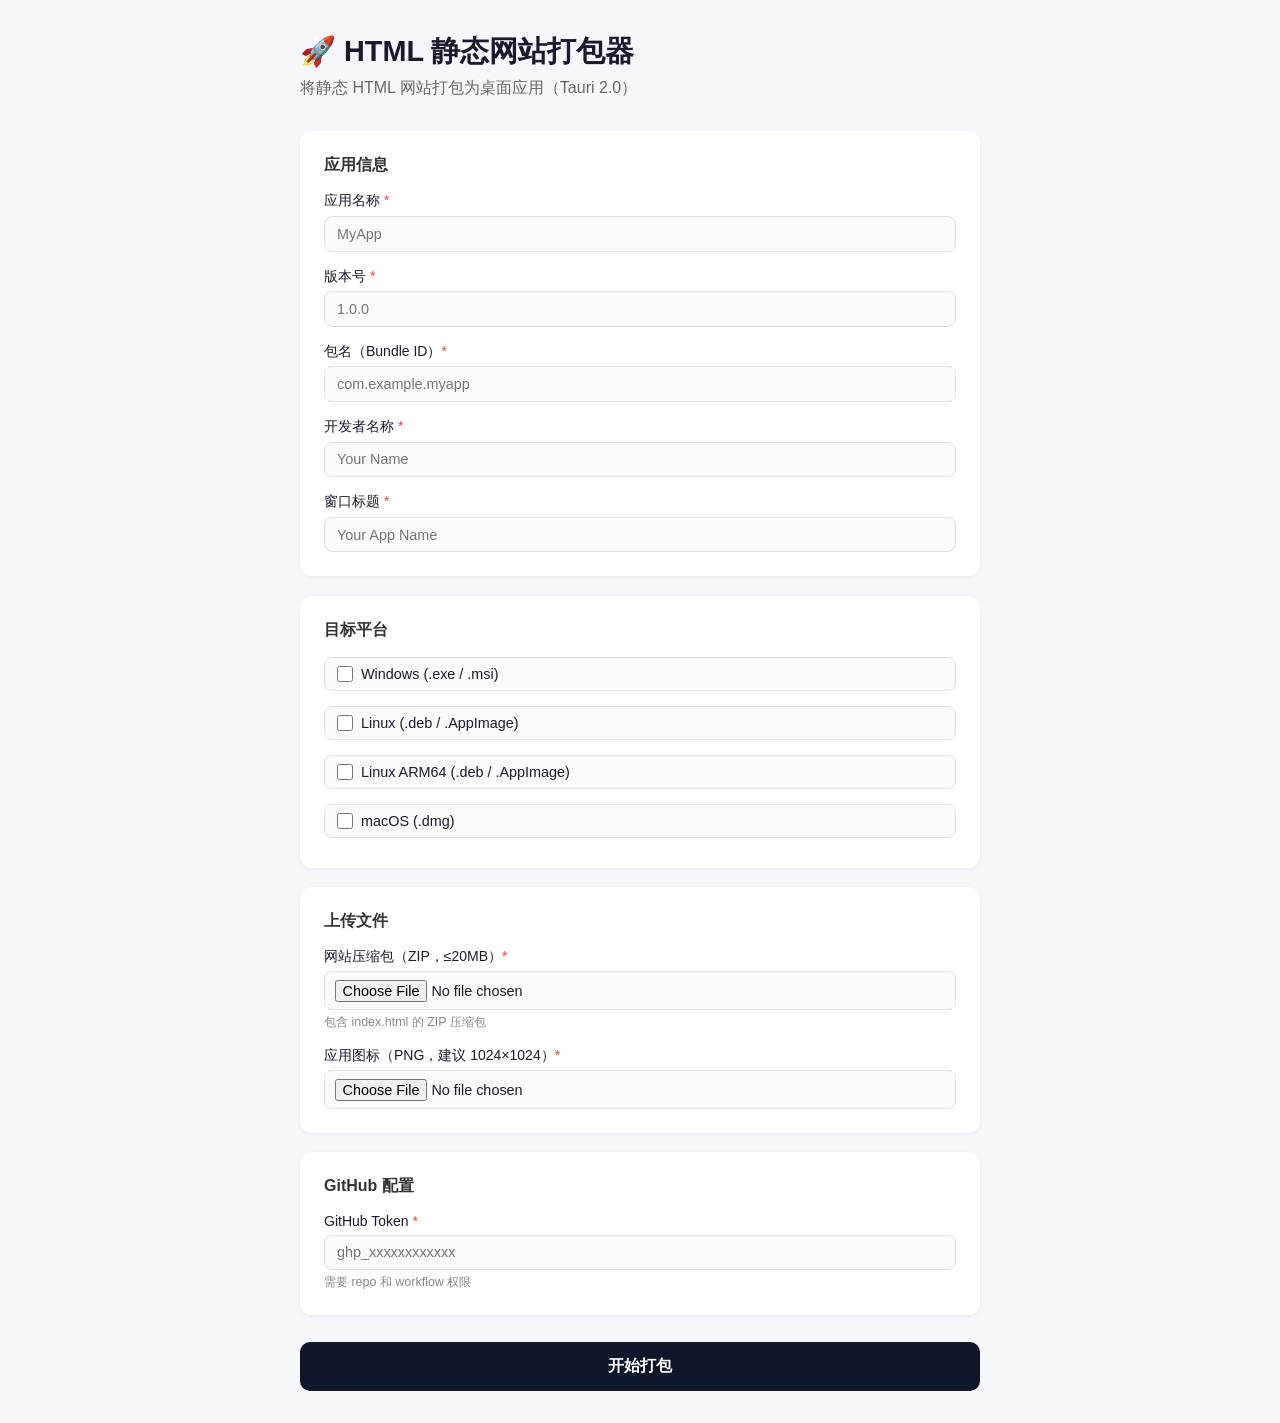
<file: docs/index.html>
<!DOCTYPE html>
<html lang="zh-CN">
<head>
  <meta charset="UTF-8">
  <meta name="viewport" content="width=device-width, initial-scale=1.0">
  <title>HTML 打包器</title>
  <link rel="stylesheet" href="style.css">
</head>
<body>
  <div class="container">
    <h1>🚀 HTML 静态网站打包器</h1>
    <p class="subtitle">将静态 HTML 网站打包为桌面应用（Tauri 2.0）</p>

    <form id="packForm">
      <div class="section">
        <h2>应用信息</h2>
        <div class="field">
          <label for="appName">应用名称 <span class="req">*</span></label>
          <input type="text" id="appName" placeholder="MyApp" required>
        </div>
        <div class="field">
          <label for="version">版本号 <span class="req">*</span></label>
          <input type="text" id="version" placeholder="1.0.0" pattern="\d+\.\d+\.\d+" required>
        </div>
        <div class="field">
          <label for="identifier">包名（Bundle ID）<span class="req">*</span></label>
          <input type="text" id="identifier" placeholder="com.example.myapp" required>
        </div>
        <div class="field">
          <label for="author">开发者名称 <span class="req">*</span></label>
          <input type="text" id="author" placeholder="Your Name" required>
        </div>
        <div class="field">
          <label for="windowTitle">窗口标题 <span class="req">*</span></label>
          <input type="text" id="windowTitle" placeholder="Your App Name" required>
        </div>
      </div>

      <div class="section">
        <h2>目标平台</h2>
        <div class="platforms">
          <label class="platform-option">
            <input type="checkbox" name="platform" value="windows"> Windows (.exe / .msi)
          </label>
          <label class="platform-option">
            <input type="checkbox" name="platform" value="linux"> Linux (.deb / .AppImage)
          </label>
          <label class="platform-option">
            <input type="checkbox" name="platform" value="linux-arm64"> Linux ARM64 (.deb / .AppImage)
          </label>
          <label class="platform-option">
            <input type="checkbox" name="platform" value="macos"> macOS (.dmg)
          </label>
        </div>
      </div>

      <div class="section">
        <h2>上传文件</h2>
        <div class="field">
          <label for="zipFile">网站压缩包（ZIP，≤20MB）<span class="req">*</span></label>
          <input type="file" id="zipFile" accept=".zip" required>
          <span class="hint">包含 index.html 的 ZIP 压缩包</span>
        </div>
        <div class="field">
          <label for="iconFile">应用图标（PNG，建议 1024×1024）<span class="req">*</span></label>
          <input type="file" id="iconFile" accept=".png,.jpg,.jpeg,.webp" required>
        </div>
      </div>

      <div class="section">
        <h2>GitHub 配置</h2>
        <div class="field">
          <label for="token">GitHub Token <span class="req">*</span></label>
          <input type="password" id="token" placeholder="ghp_xxxxxxxxxxxx" required>
          <span class="hint">需要 repo 和 workflow 权限</span>
        </div>
      </div>

      <button type="submit" id="submitBtn">开始打包</button>
    </form>

    <div id="status" class="status hidden"></div>

    <div id="releases" class="releases hidden">
      <h2>📦 最新构建</h2>
      <div id="releaseList"></div>
    </div>
  </div>

  <script src="script.js"></script>
</body>
</html>
</file>
<file: docs/style.css>
*, *::before, *::after { box-sizing: border-box; margin: 0; padding: 0; }

body {
  font-family: -apple-system, BlinkMacSystemFont, 'Segoe UI', sans-serif;
  background: #f5f7fa;
  color: #1a1a2e;
  padding: 2rem 1rem;
  min-height: 100vh;
}

.container { max-width: 680px; margin: 0 auto; }
h1 { font-size: 1.8rem; font-weight: 700; }
.subtitle { color: #666; margin: .4rem 0 2rem; }

.section {
  background: #fff;
  border-radius: 12px;
  padding: 1.5rem;
  margin-bottom: 1.2rem;
  box-shadow: 0 1px 4px rgba(0,0,0,.06);
}
.section h2 { font-size: 1rem; font-weight: 600; margin-bottom: 1rem; color: #333; }

.field { margin-bottom: 1rem; }
.field:last-child { margin-bottom: 0; }
label { display: block; font-size: .875rem; font-weight: 500; margin-bottom: .35rem; }
.req { color: #e74c3c; }
.hint { font-size: .78rem; color: #888; margin-top: .25rem; display: block; }

input[type="text"], input[type="password"], input[type="file"] {
  width: 100%; padding: .55rem .75rem;
  border: 1.5px solid #e0e0e0; border-radius: 8px;
  font-size: .9rem; transition: border-color .2s; background: #fafafa;
}
input[type="text"]:focus, input[type="password"]:focus {
  outline: none; border-color: #4f46e5; background: #fff;
}
input[type="file"] { padding: .45rem .6rem; cursor: pointer; }

.platforms { display: flex; flex-direction: column; gap: .6rem; }
.platform-option {
  display: flex; align-items: center; gap: .5rem;
  font-size: .9rem; cursor: pointer; padding: .5rem .75rem;
  border-radius: 8px; border: 1.5px solid #e0e0e0; background: #fafafa;
  transition: border-color .2s, background .2s;
}
.platform-option:has(input:checked) { border-color: #4f46e5; background: #f0f0ff; }
input[type="checkbox"] { accent-color: #4f46e5; width: 1rem; height: 1rem; }

button[type="submit"] {
  width: 100%; padding: .85rem; background: #0f172a;
  color: #fff; border: none; border-radius: 10px;
  font-size: 1rem; font-weight: 600; cursor: pointer;
  transition: opacity .2s; margin-top: .5rem;
}
button[type="submit"]:hover { opacity: .85; }
button[type="submit"]:disabled { opacity: .5; cursor: not-allowed; }

.status {
  margin-top: 1.2rem; padding: 1rem 1.2rem;
  border-radius: 10px; font-size: .9rem; line-height: 1.6;
}
.status.success { background: #f0fdf4; color: #166534; border: 1px solid #bbf7d0; }
.status.error   { background: #fef2f2; color: #991b1b; border: 1px solid #fecaca; }
.status.info    { background: #eff6ff; color: #1e40af; border: 1px solid #bfdbfe; }
.hidden { display: none; }

.releases {
  background: #fff; border-radius: 12px; padding: 1.5rem;
  margin-top: 1.2rem; box-shadow: 0 1px 4px rgba(0,0,0,.06);
}
.releases h2 { font-size: 1rem; font-weight: 600; margin-bottom: 1rem; }
.release-item { border: 1px solid #e5e7eb; border-radius: 8px; padding: 1rem; margin-bottom: .75rem; }
.release-item h3 { font-size: .9rem; font-weight: 600; margin-bottom: .5rem; }
.release-assets { display: flex; flex-wrap: wrap; gap: .4rem; margin-top: .5rem; }
.asset-link {
  display: inline-flex; align-items: center; gap: .3rem;
  padding: .3rem .7rem; background: #f1f5f9; border-radius: 6px;
  text-decoration: none; font-size: .8rem; color: #374151;
  font-weight: 500; transition: background .15s;
}
.asset-link:hover { background: #e2e8f0; }
</file>
